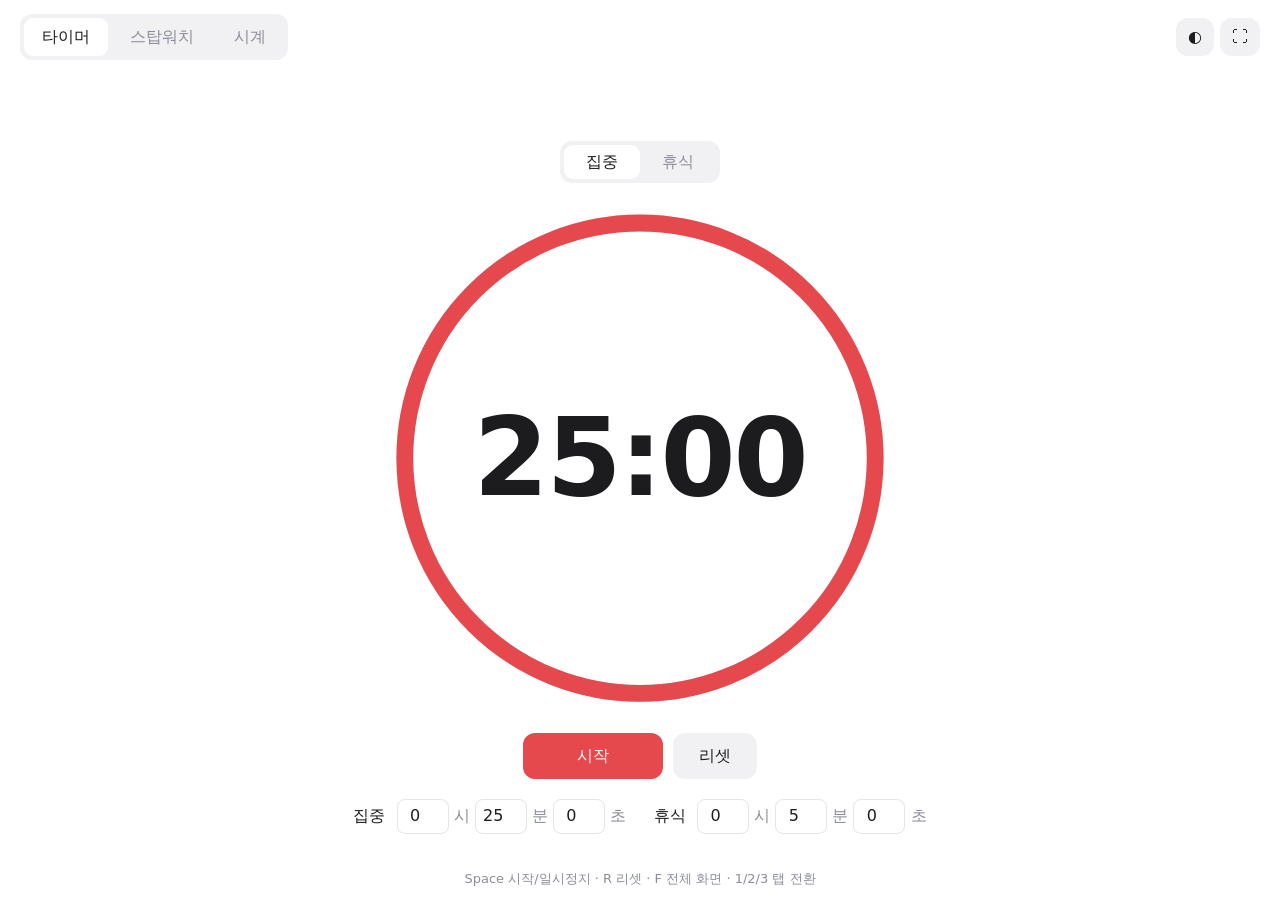
<file: web/index.html>
<!doctype html>
<html lang="ko">
<head>
<meta charset="utf-8" />
<meta name="viewport" content="width=device-width, initial-scale=1" />
<title>Focus Timer</title>
<link rel="icon" href="../icons/32.png" />
<style>
  :root {
    --bg: #ffffff; --fg: #1c1c1f; --muted: #8b8d98; --line: #e4e4e9; --btn: #f1f1f4;
    --accent: #e5484d; --rest: #30a46c;
  }
  @media (prefers-color-scheme: dark) {
    :root:not([data-theme="light"]) { --bg: #111113; --fg: #edeef0; --line: #2a2c31; --btn: #222428; }
  }
  :root[data-theme="dark"] { --bg: #111113; --fg: #edeef0; --line: #2a2c31; --btn: #222428; }
  * { box-sizing: border-box; }
  html, body { height: 100%; margin: 0; }
  body { display: flex; flex-direction: column; background: var(--bg); color: var(--fg);
    font: 16px/1.4 system-ui, "Segoe UI", "Malgun Gothic", sans-serif; overflow: hidden; }
  body.rest { --accent: var(--rest); }
  button { font: inherit; border: 0; border-radius: 12px; padding: 12px 26px; background: var(--btn);
    color: var(--fg); cursor: pointer; }
  button:hover { filter: brightness(0.95); }
  button.primary { background: var(--accent); color: #fff; min-width: 140px; }

  header { display: flex; align-items: center; justify-content: space-between; padding: 14px 20px;
    transition: opacity .4s; }
  .tabs { display: flex; gap: 4px; background: var(--btn); padding: 4px; border-radius: 12px; }
  .tabs button { background: none; padding: 8px 18px; color: var(--muted); border-radius: 9px; }
  .tabs button.on { background: var(--bg); color: var(--fg); }
  .tools { display: flex; gap: 6px; }
  .tools button { padding: 8px 12px; }
  body.idle header, body.idle .controls, body.idle .settings { opacity: 0; }
  body.idle { cursor: none; }

  main { flex: 1; display: grid; place-items: center; min-height: 0; }
  .pane { display: none; flex-direction: column; align-items: center; gap: 2.2vh; width: 100%; }
  .pane.on { display: flex; }

  .modes { display: inline-flex; background: var(--btn); padding: 4px; border-radius: 12px; }
  .modes button { padding: 6px 22px; background: none; color: var(--muted); border-radius: 9px; }
  .modes button.on { background: var(--bg); color: var(--fg); }

  .ring { position: relative; width: min(56vh, 86vw); aspect-ratio: 1; }
  .ring svg { width: 100%; height: 100%; transform: rotate(-90deg); }
  .ring circle { fill: none; stroke-width: 4; }
  .track { stroke: var(--line); }
  .bar { stroke: var(--accent); stroke-linecap: round; }
  .ring .big { position: absolute; inset: 0; display: grid; place-items: center; font-size: min(12vh, 17vw); }
  .ring .big.long { font-size: min(9vh, 13vw); }
  body.done .ring { animation: pulse 1.2s ease-in-out infinite; }
  @keyframes pulse { 50% { transform: scale(1.03); opacity: .55; } }

  .big { font-weight: 600; font-variant-numeric: tabular-nums; letter-spacing: -0.02em; line-height: 1; }
  .sw { font-size: min(22vh, 15vw); }
  #clockTime { font-size: min(30vh, 20vw); }
  .date { color: var(--muted); font-size: min(4vh, 5vw); }

  .controls { display: flex; gap: 10px; transition: opacity .4s; }
  .settings { display: flex; flex-wrap: wrap; justify-content: center; gap: 8px 28px; color: var(--muted);
    transition: opacity .4s; }
  .settings span { color: var(--fg); margin-right: 6px; }
  .settings input { width: 52px; padding: 5px; border: 1px solid var(--line); border-radius: 8px;
    background: var(--bg); color: var(--fg); text-align: center; font: inherit; }
  #laps { list-style: none; margin: 0; padding: 0; width: min(520px, 90vw); max-height: 24vh; overflow-y: auto;
    font-variant-numeric: tabular-nums; }
  #laps li { display: flex; justify-content: space-between; padding: 8px 4px; border-bottom: 1px solid var(--line); }
  #laps li span:first-child { color: var(--muted); }
  .hint { position: fixed; bottom: 12px; left: 0; right: 0; text-align: center; color: var(--muted);
    font-size: 13px; transition: opacity .4s; }
  body.idle .hint { opacity: 0; }

  @media (max-height: 640px) { .hint { display: none; } }
  @media (max-width: 520px) {
    header { padding: 10px 16px; }
    .tabs button { padding: 8px 12px; }
    .hint { display: none; }
  }
</style>
</head>
<body>
<header>
  <nav class="tabs">
    <button data-tab="timer" class="on">타이머</button>
    <button data-tab="stopwatch">스탑워치</button>
    <button data-tab="clock">시계</button>
  </nav>
  <div class="tools">
    <button id="theme" title="테마">◐</button>
    <button id="fs" title="전체 화면 (F)">⛶</button>
  </div>
</header>

<main>
  <section id="timer" class="pane on">
    <div class="modes">
      <button data-mode="focus">집중</button>
      <button data-mode="break">휴식</button>
    </div>
    <div class="ring">
      <svg viewBox="0 0 120 120">
        <circle class="track" cx="60" cy="60" r="56" />
        <circle class="bar" id="bar" cx="60" cy="60" r="56" />
      </svg>
      <div class="big" id="tDisplay">25:00</div>
    </div>
    <div class="controls">
      <button id="tStart" class="primary">시작</button>
      <button id="tReset">리셋</button>
    </div>
    <div class="settings">
      <div class="row" data-key="focusSec"><span>집중</span>
        <input data-u="3600" type="number" min="0" max="23" /> 시
        <input data-u="60" type="number" min="0" max="59" /> 분
        <input data-u="1" type="number" min="0" max="59" /> 초</div>
      <div class="row" data-key="breakSec"><span>휴식</span>
        <input data-u="3600" type="number" min="0" max="23" /> 시
        <input data-u="60" type="number" min="0" max="59" /> 분
        <input data-u="1" type="number" min="0" max="59" /> 초</div>
    </div>
  </section>

  <section id="stopwatch" class="pane">
    <div class="big sw" id="swDisplay">00:00.00</div>
    <div class="controls">
      <button id="swStart" class="primary">시작</button>
      <button id="swLap">랩</button>
      <button id="swReset">리셋</button>
    </div>
    <ol id="laps"></ol>
  </section>

  <section id="clock" class="pane">
    <div class="big" id="clockTime">--:--:--</div>
    <div class="date" id="clockDate"></div>
  </section>
</main>
<div class="hint">Space 시작/일시정지 · R 리셋 · F 전체 화면 · 1/2/3 탭 전환</div>

<script>
const $ = (id) => document.getElementById(id);
const pad = (n) => String(n).padStart(2, '0');
const load = (k, d) => { try { return JSON.parse(localStorage.getItem(k)) ?? d; } catch { return d; } };
const save = (k, v) => { try { localStorage.setItem(k, JSON.stringify(v)); } catch {} };

// ---------- tabs / theme / fullscreen ----------
let tab = load('tab', 'timer');
function showTab(name) {
  tab = name; save('tab', name);
  document.querySelectorAll('.tabs button').forEach((b) => b.classList.toggle('on', b.dataset.tab === name));
  document.querySelectorAll('.pane').forEach((p) => p.classList.toggle('on', p.id === name));
}
document.querySelectorAll('.tabs button').forEach((b) => (b.onclick = () => showTab(b.dataset.tab)));

const theme = load('theme', null);
if (theme) document.documentElement.dataset.theme = theme;
$('theme').onclick = () => {
  const dark = getComputedStyle(document.body).backgroundColor === 'rgb(17, 17, 19)';
  document.documentElement.dataset.theme = dark ? 'light' : 'dark';
  save('theme', document.documentElement.dataset.theme);
};
const toggleFs = () => document.fullscreenElement ? document.exitFullscreen() : document.documentElement.requestFullscreen();
$('fs').onclick = toggleFs;

// Hide controls after 3 s without mouse movement, for a clean big-screen view.
let idleT;
const wake = () => { document.body.classList.remove('idle'); clearTimeout(idleT);
  idleT = setTimeout(() => document.body.classList.add('idle'), 3000); };
['mousemove', 'keydown', 'touchstart'].forEach((e) => addEventListener(e, wake));
wake();

// Keep the screen on while the page is visible.
let lock = null;
async function keepAwake() { try { lock = await navigator.wakeLock.request('screen'); } catch {} }
document.addEventListener('visibilitychange', () => { if (document.visibilityState === 'visible') keepAwake(); });
keepAwake();

// ---------- timer ----------
let t = { mode: 'focus', focusSec: 1500, breakSec: 300, endAt: null, remainingMs: 1500000, running: false,
  ...load('timer', {}) };
const fullMs = () => (t.mode === 'focus' ? t.focusSec : t.breakSec) * 1000;
const remaining = () => (t.running ? Math.max(0, t.endAt - Date.now()) : t.remainingMs);
const saveT = () => save('timer', t);
const CIRC = 2 * Math.PI * 56;
$('bar').style.strokeDasharray = CIRC;

function fmtTimer(ms) {
  const s = Math.ceil(ms / 1000), h = Math.floor(s / 3600);
  const mmss = `${pad(Math.floor(s / 60) % 60)}:${pad(s % 60)}`;
  return h ? `${h}:${mmss}` : mmss;
}
const fmtDur = (sec) => [Math.floor(sec / 3600) && `${Math.floor(sec / 3600)}시간`,
  Math.floor(sec / 60) % 60 && `${Math.floor(sec / 60) % 60}분`, sec % 60 && `${sec % 60}초`].filter(Boolean).join(' ');

function renderTimer() {
  const ms = remaining();
  const text = fmtTimer(ms);
  $('tDisplay').textContent = text;
  $('tDisplay').classList.toggle('long', text.length > 5);
  $('bar').style.strokeDashoffset = CIRC * (1 - ms / fullMs());
  $('tStart').textContent = t.running ? '일시정지' : ms < fullMs() ? '계속' : '시작';
  document.body.classList.toggle('rest', t.mode === 'break');
  document.querySelectorAll('.modes button').forEach((b) => b.classList.toggle('on', b.dataset.mode === t.mode));
  document.querySelectorAll('.settings .row').forEach((row) => {
    if (row.contains(document.activeElement)) return;
    const total = t[row.dataset.key];
    row.querySelectorAll('input').forEach((i) => {
      const u = +i.dataset.u;
      i.value = u === 3600 ? Math.floor(total / 3600) : Math.floor(total / u) % 60;
    });
  });
  document.title = t.running ? `${text} · ${t.mode === 'focus' ? '집중' : '휴식'}` : 'Focus Timer';
}

function startPause() {
  document.body.classList.remove('done');
  if (t.running) { t.remainingMs = remaining(); t.running = false; t.endAt = null; }
  else if (t.remainingMs > 0) { t.running = true; t.endAt = Date.now() + t.remainingMs; askNotify(); }
  saveT(); renderTimer();
}
function resetTimer() {
  document.body.classList.remove('done');
  t.running = false; t.endAt = null; t.remainingMs = fullMs(); saveT(); renderTimer();
}
function config(patch) {
  document.body.classList.remove('done');
  Object.assign(t, patch, { running: false, endAt: null }); t.remainingMs = fullMs(); saveT(); renderTimer();
}

function finish() {
  const wasFocus = t.mode === 'focus';
  const dur = fmtDur(wasFocus ? t.breakSec : t.focusSec);
  config({ mode: wasFocus ? 'break' : 'focus' });
  document.body.classList.add('done');
  document.title = wasFocus ? '⏰ 집중 시간 종료' : '⏰ 휴식 시간 종료';
  if ('Notification' in window && Notification.permission === 'granted') {
    new Notification(wasFocus ? '집중 시간 종료' : '휴식 시간 종료', {
      body: wasFocus ? `집중 시간이 끝났습니다! ${dur} 동안 휴식하세요.` : `휴식이 끝났습니다! 다시 ${dur} 집중해볼까요?`,
      icon: '../icons/128.png', silent: true, tag: 'done', requireInteraction: true,
    });
  }
}
function askNotify() {
  if ('Notification' in window && Notification.permission === 'default') Notification.requestPermission();
}

$('tStart').onclick = startPause;
$('tReset').onclick = resetTimer;
document.querySelectorAll('.modes button').forEach((b) => (b.onclick = () => config({ mode: b.dataset.mode })));
document.querySelectorAll('.settings .row').forEach((row) => {
  row.querySelectorAll('input').forEach((inp) => (inp.onchange = () => {
    let total = 0;
    row.querySelectorAll('input').forEach((i) =>
      (total += Math.min(+i.max, Math.max(0, parseInt(i.value, 10) || 0)) * +i.dataset.u));
    config({ [row.dataset.key]: Math.max(1, total) });
  }));
});

// ---------- stopwatch ----------
let sw = load('sw', { running: false, startAt: 0, elapsed: 0, laps: [] });
const swNow = () => (sw.running ? sw.elapsed + Date.now() - sw.startAt : sw.elapsed);
const fmtSw = (ms) => {
  const cs = Math.floor(ms / 10), h = Math.floor(cs / 360000);
  const body = `${pad(Math.floor(cs / 6000) % 60)}:${pad(Math.floor(cs / 100) % 60)}.${pad(cs % 100)}`;
  return h ? `${h}:${body}` : body;
};
function renderSw() {
  $('swDisplay').textContent = fmtSw(swNow());
  $('swStart').textContent = sw.running ? '일시정지' : sw.elapsed ? '계속' : '시작';
}
function renderLaps() {
  $('laps').innerHTML = '';
  sw.laps.forEach((v, i) => {
    const li = document.createElement('li');
    li.innerHTML = `<span>랩 ${i + 1}</span><span>+${fmtSw(v - (sw.laps[i - 1] || 0))}</span><span>${fmtSw(v)}</span>`;
    $('laps').prepend(li);
  });
}
function swToggle() {
  if (sw.running) { sw.elapsed = swNow(); sw.running = false; } else { sw.startAt = Date.now(); sw.running = true; }
  save('sw', sw); renderSw();
}
function swReset() { sw = { running: false, startAt: 0, elapsed: 0, laps: [] }; save('sw', sw); renderSw(); renderLaps(); }
$('swStart').onclick = swToggle;
$('swLap').onclick = () => { if (sw.running) { sw.laps.push(swNow()); save('sw', sw); renderLaps(); } };
$('swReset').onclick = swReset;

// ---------- clock ----------
function renderClock() {
  const d = new Date();
  $('clockTime').textContent = `${pad(d.getHours())}:${pad(d.getMinutes())}:${pad(d.getSeconds())}`;
  $('clockDate').textContent = d.toLocaleDateString('ko-KR', { year: 'numeric', month: 'long', day: 'numeric', weekday: 'long' });
}

// ---------- keyboard ----------
addEventListener('keydown', (e) => {
  if (e.target.tagName === 'INPUT') return;
  if (e.code === 'Space') { e.preventDefault(); tab === 'stopwatch' ? swToggle() : startPause(); }
  else if (e.key === 'r' || e.key === 'R') tab === 'stopwatch' ? swReset() : resetTimer();
  else if (e.key === 'f' || e.key === 'F') toggleFs();
  else if (['1', '2', '3'].includes(e.key)) showTab(['timer', 'stopwatch', 'clock'][e.key - 1]);
});

// ---------- loop ----------
showTab(tab);
renderLaps();
function loop() {
  if (t.running && remaining() === 0) finish();
  renderTimer();
  if (sw.running || tab === 'stopwatch') renderSw();
  renderClock();
  requestAnimationFrame(loop);
}
loop();
// rAF pauses in background tabs; keep checking so the notification still fires on time.
setInterval(() => { if (t.running && remaining() === 0) finish(); else if (t.running) renderTimer(); }, 1000);
</script>
</body>
</html>
</file>
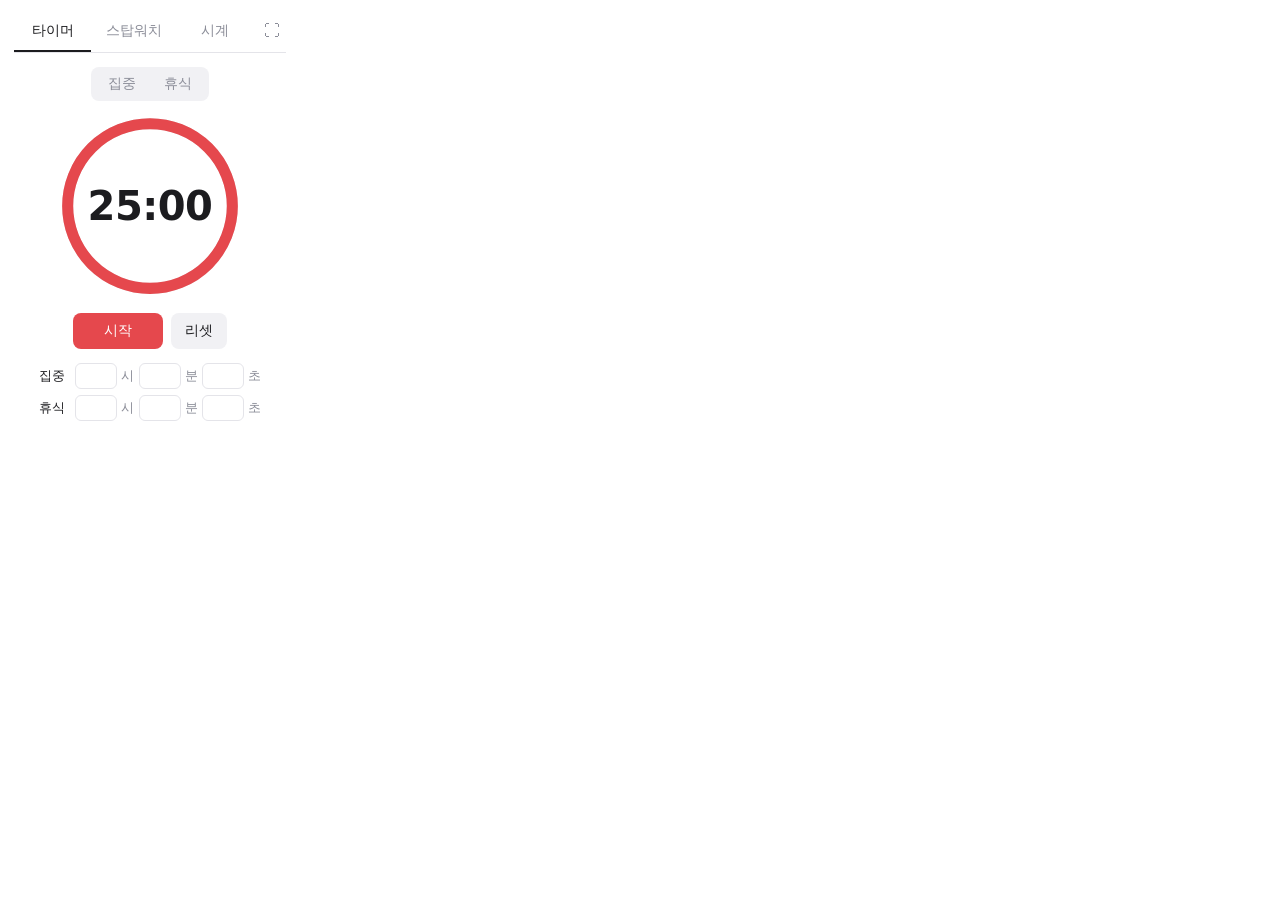
<file: popup.html>
<!doctype html>
<html lang="ko">
<head>
  <meta charset="utf-8" />
  <link rel="stylesheet" href="popup.css" />
</head>
<body>
  <nav class="tabs">
    <button data-tab="timer" class="on">타이머</button>
    <button data-tab="stopwatch">스탑워치</button>
    <button data-tab="clock">시계</button>
    <button id="openWeb" class="web" title="큰 화면으로 보기">⛶</button>
  </nav>

  <section id="timer" class="pane on">
    <div class="modes">
      <button data-mode="focus">집중</button>
      <button data-mode="break">휴식</button>
    </div>
    <div class="ring">
      <svg viewBox="0 0 120 120">
        <circle class="track" cx="60" cy="60" r="52" />
        <circle class="bar" id="bar" cx="60" cy="60" r="52" />
      </svg>
      <div class="big" id="tDisplay">25:00</div>
    </div>
    <div class="controls">
      <button id="tStart" class="primary">시작</button>
      <button id="tReset">리셋</button>
    </div>
    <div class="settings">
      <div class="row" data-key="focusSec">
        <span>집중</span>
        <input data-u="3600" type="number" min="0" max="23" /> 시
        <input data-u="60" type="number" min="0" max="59" /> 분
        <input data-u="1" type="number" min="0" max="59" /> 초
      </div>
      <div class="row" data-key="breakSec">
        <span>휴식</span>
        <input data-u="3600" type="number" min="0" max="23" /> 시
        <input data-u="60" type="number" min="0" max="59" /> 분
        <input data-u="1" type="number" min="0" max="59" /> 초
      </div>
    </div>
  </section>

  <section id="stopwatch" class="pane">
    <div class="big sw" id="swDisplay">00:00.00</div>
    <div class="controls">
      <button id="swStart" class="primary">시작</button>
      <button id="swLap">랩</button>
      <button id="swReset">리셋</button>
    </div>
    <ol id="laps"></ol>
  </section>

  <section id="clock" class="pane">
    <div class="big" id="clockTime">--:--:--</div>
    <div class="date" id="clockDate"></div>
  </section>

  <script src="popup.js"></script>
</body>
</html>
</file>
<file: popup.css>
:root {
  --bg: #ffffff; --fg: #1c1c1f; --muted: #8b8d98; --line: #e4e4e9;
  --accent: #e5484d; --rest: #30a46c; --btn: #f1f1f4;
}
@media (prefers-color-scheme: dark) {
  :root { --bg: #18191b; --fg: #edeef0; --line: #2e3035; --btn: #26282c; }
}
* { box-sizing: border-box; }
body { width: 300px; margin: 0; padding: 12px 14px 16px; background: var(--bg); color: var(--fg);
  font: 14px/1.4 system-ui, "Segoe UI", "Malgun Gothic", sans-serif; }
button { font: inherit; border: 0; border-radius: 8px; padding: 8px 14px; background: var(--btn);
  color: var(--fg); cursor: pointer; }
button:hover { filter: brightness(0.95); }
button.primary { background: var(--accent); color: #fff; min-width: 90px; }
body.rest button.primary { background: var(--rest); }

.tabs { display: flex; gap: 4px; border-bottom: 1px solid var(--line); margin-bottom: 14px; }
.tabs button { flex: 1; background: none; border-radius: 0; padding: 8px 10px; color: var(--muted);
  border-bottom: 2px solid transparent; }
.tabs button.on { color: var(--fg); border-bottom-color: var(--fg); }
.tabs button.web { flex: 0; padding: 8px 6px; font-size: 16px; }
.tabs button.web:hover { color: var(--fg); }

.pane { display: none; text-align: center; }
.pane.on { display: block; }

.modes { display: inline-flex; background: var(--btn); border-radius: 8px; padding: 3px; margin-bottom: 10px; }
.modes button { padding: 4px 14px; background: none; color: var(--muted); }
.modes button.on { background: var(--bg); color: var(--fg); }

.ring { position: relative; width: 190px; height: 190px; margin: 0 auto 12px; }
.ring svg { width: 100%; height: 100%; transform: rotate(-90deg); }
.ring circle { fill: none; stroke-width: 7; }
.track { stroke: var(--line); }
.bar { stroke: var(--accent); stroke-linecap: round; }
body.rest .bar { stroke: var(--rest); }
.ring .big { position: absolute; inset: 0; display: grid; place-items: center; }

.big { font-size: 40px; font-weight: 600; font-variant-numeric: tabular-nums; letter-spacing: -0.5px; }
.big.sw { font-size: 36px; margin: 28px 0 18px; }
.controls { display: flex; gap: 8px; justify-content: center; }

.settings { display: flex; flex-direction: column; align-items: center; gap: 6px; margin-top: 14px; color: var(--muted); font-size: 13px; }
.settings .row span { margin-right: 6px; color: var(--fg); }
.settings input { width: 42px; padding: 3px 4px; border: 1px solid var(--line); border-radius: 6px;
  background: var(--bg); color: var(--fg); text-align: center; font: inherit; }

#laps { max-height: 150px; overflow-y: auto; margin: 14px 0 0; padding: 0 4px; list-style: none;
  font-variant-numeric: tabular-nums; }
#laps li { display: flex; justify-content: space-between; padding: 5px 0; border-bottom: 1px solid var(--line); font-size: 13px; }
#laps li span:first-child { color: var(--muted); }

#clock .big { font-size: 48px; margin-top: 40px; }
.date { color: var(--muted); margin: 6px 0 40px; }
</file>
